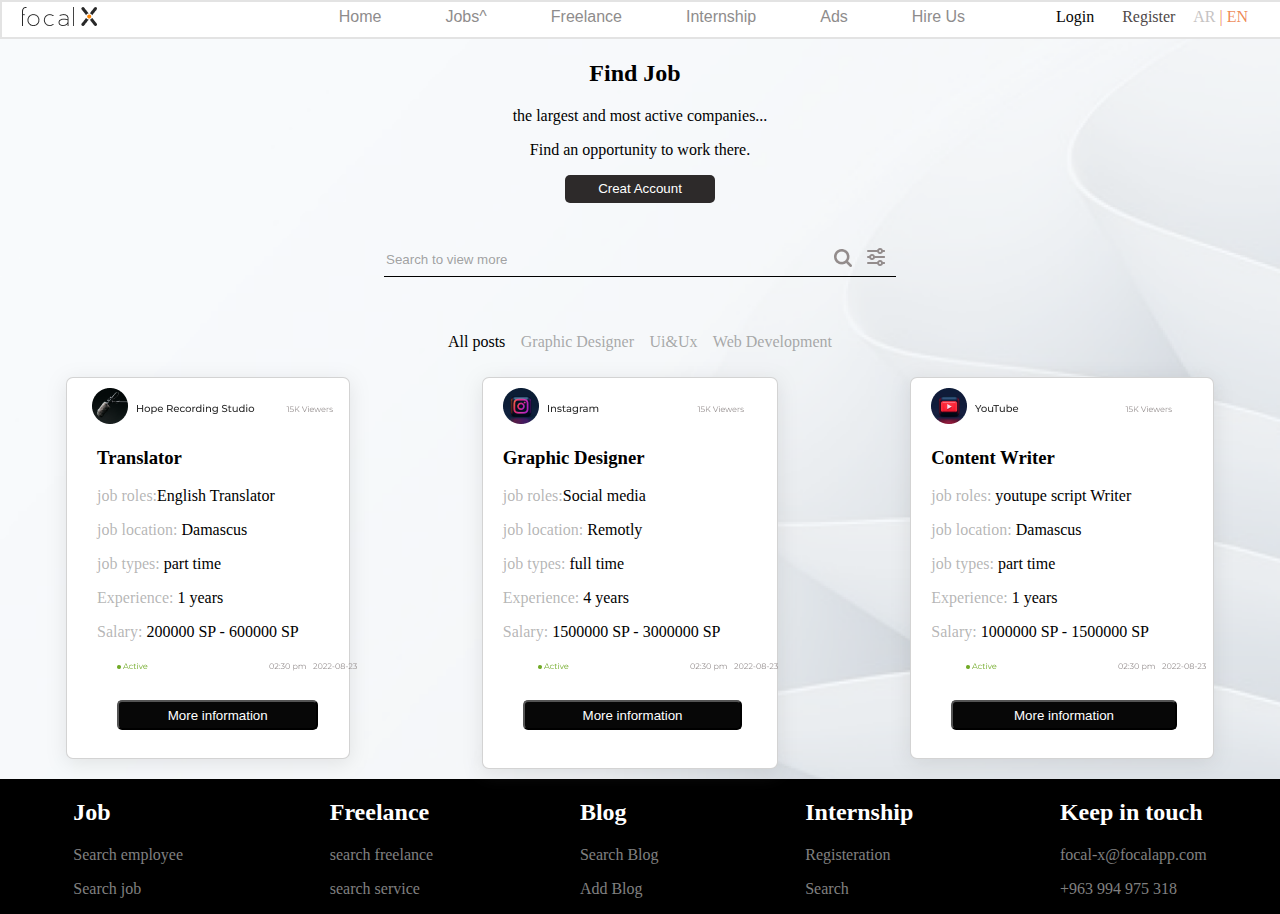
<file: first/index.html>
<!DOCTYPE html>
<html lang="en">
<head>
    <meta charset="UTF-8">
    <meta http-equiv="X-UA-Compatible" content="IE=edge">
    <meta name="viewport" content="width=device-width, initial-scale=1.0">
    <link rel="stylesheet" href="./style/css/style.css">
    <title>Focal X</title>
</head>
<body>


    <nav>
    
        <div class="items">
           <span class="logo"> <img src="./style/image/focal.jpg" alt=""></span>
        <span class="items1">
       
        
         <span class="items2"> 
         <a href="http://">Home</a>
        <a href="http://">Jobs^</a>
        <a href="http://">Freelance</a> 
            
            
            
            <a href="http://">Internship</a>
            <a href="http://">Ads</a>
            <a href="http://">Hire Us</a></span>



</span> 
  

      
       
        <span class="login">
            <a href="http://">Login</a> <span class="reg"> <a href="http://">Register</a>
              </span></span>

          
              
            <span class="AR"><a href="http://">AR</a><span class="EN"><a href="http://">| EN</a></span></span>

            
              
    
        </div>

         </nav>

       <section class="box">
        <h2>Find Job</h2>
       <p>the largest and most active companies...</p>
       <p>Find an opportunity to work there.</p>
        <span class="button"><button>Creat Account</button></span>
       </section>


       <div class="inputt">
        <input type="text" placeholder="Search to view more">
        <div class="icons">
        <img src="./style/image/Vector 1 .jpg">
        <img src="./style/image/Vector 2 .jpg"></div>
 

       </div>

       <div class="links">
   
        <span><p>All posts</p></span>
        <a>Graphic Designer</a>
        <a>Ui&Ux</a>
        <a>Web Development</a>  
       </div>

     <div class="father">


       <div class="translator">

        <div class="child">
            <img src=".//style/image/mic.png">

            

            

  </div>

  <div class="info">
 <span><h3>Translator</h3></span>

<p><span class="roles">job roles:</span>English Translator </p>

 <p><span class="roles"> job location:</span> Damascus</p>

 <p><span class="roles">job types:</span> part time</p>

 <p><span class="roles">Experience: </span> 1 years</p>

 <p> <span class="roles">Salary: </span>200000 SP - 600000 SP</p>  
 <div class="history"><img src="./style/image/time.png" ></div>

 <span class="btn1" ><button>More information</button></span>  </div></div>

 
<div class="seccard">
    <div class="iitemssec">
   <img src=".//style/image/insta.png">

   <span><h3>Graphic Designer</h3></span>

   <p><span class="roles">job roles:</span>Social media</p>
   
    <p><span class="roles"> job location:</span> Remotly</p>
   
    <p><span class="roles">job types:</span> full time</p>
   
    <p><span class="roles">Experience: </span> 4 years</p>
   
    <p> <span class="roles">Salary: </span>1500000 SP - 3000000 SP</p>  
    <div class="history2"><img src="./style/image/time.png" ></div>
   
    <span class="buut" ><button>More information</button></span></div>

</div>






<div class="thirdcard">



    <img src=".//style/image/youtupe.png"> 

    <span><h3>Content Writer</h3></span>
 
    <p><span class="roles">job roles:</span> youtupe script Writer </p>
    
     <p><span class="roles"> job location:</span> Damascus</p>
    
     <p><span class="roles">job types:</span> part time</p>
    
     <p><span class="roles">Experience: </span> 1 years</p>
    
     <p> <span class="roles">Salary: </span>1000000 SP - 1500000 SP</p>  
     <div class="history2"><img src="./style/image/time.png" ></div>
    
     <span class="btn1" ><button>More information</button></span>








</div>
















       </div>
       <div class="">

       <div class="footer">


        <div><h2>Job</h2> <P class="foterp">Search employee</P> <p class="foterp">Search job</p></div>
        
        
    
         <div>  <h2>Freelance</h2><p class="foterp">search freelance</p><p class="foterp">search service</p> </div>
        
       
       <div>  <h2>Blog</h2><p class="foterp">Search Blog</p><p class="foterp">Add Blog</p></div>

        <div><h2>Internship</h2><p class="foterp">Registeration</p><p class="foterp">Search</p></div>

        <div><h2>Keep in touch</h2><p class="foterp">focal-x@focalapp.com</p><p class="foterp">+963 994 975 318</p></div>  </div>


</div></div>

</div>











     











  

    
</body>
</html>
</file>
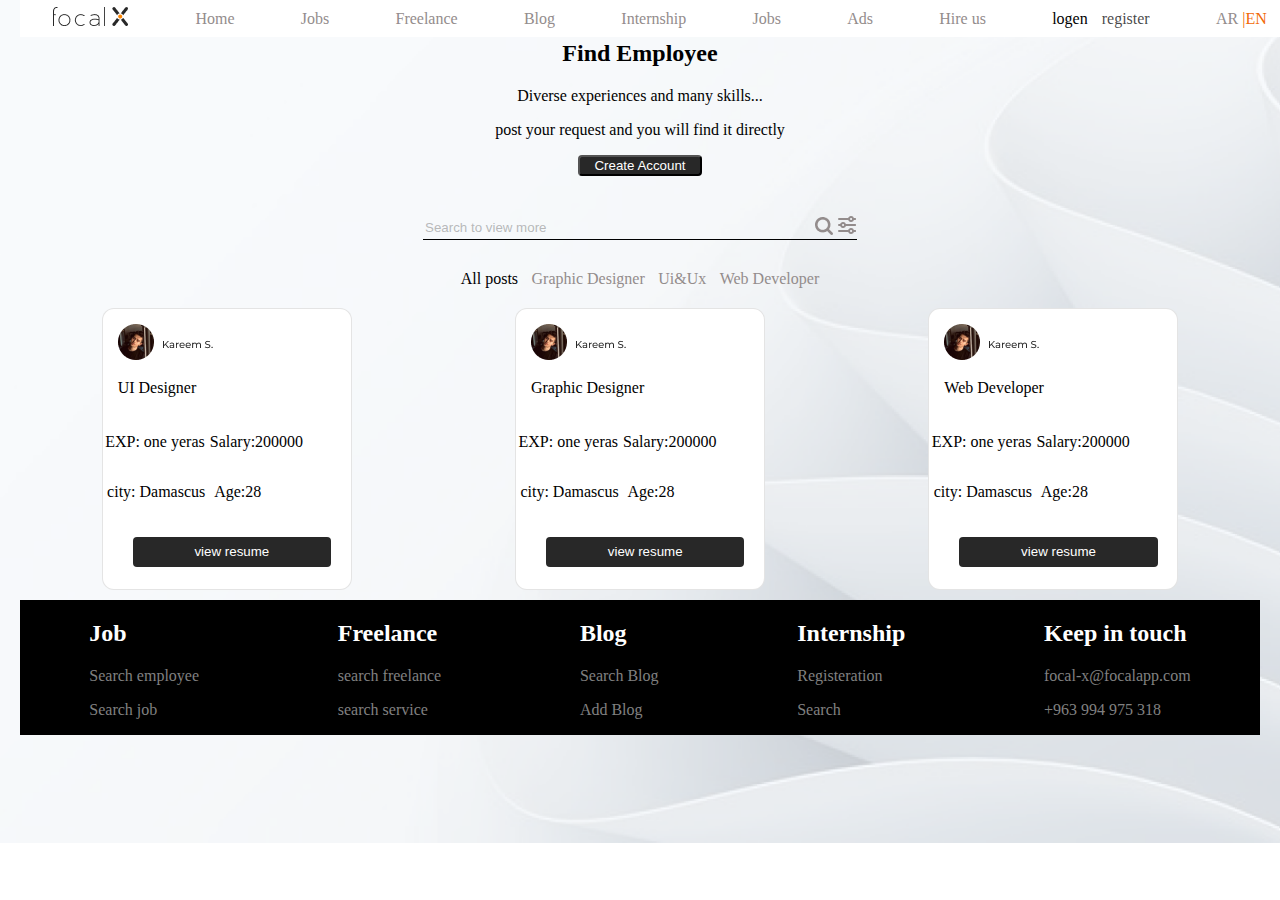
<file: second/index.html>
<!DOCTYPE html>
<html lang="en">
<head>
    <meta charset="UTF-8">
    <meta http-equiv="X-UA-Compatible" content="IE=edge">
    <meta name="viewport" content="width=device-width, initial-scale=1.0">
    <link rel="stylesheet" href="./style2/style.css">
    <title>Document</title>
</head>
<body>
   <nav class="nav" >
    <div><img src="./style2/image/focal.jpg" alt="logo"></div>
   
    <div class="items"> Home </div>
        <div class="items">  Jobs </div>
            <div class="items">  Freelance </div>
                <div class="items"> Blog </div>
                    <div class="items">  Internship  </div>
                        <div class="items"> Jobs </div>
                            <div class="items">  Ads </div>
                                <div class="items"> Hire us </div>

    <div > <span class="logen"> logen</span><span class="register"> register</span> </div>
    <div class="items"> AR <span class="language">|EN</span></div>

   </nav>
   <div class="Employee">
<h2>Find Employee</h2>
 <div class="Diverse"><p>Diverse experiences and many skills...</p></div>
<p class="post">post your request and you will find it directly</p>
<div class="button1"><button>Create Account</button></div>


   </div>

        <div class="inpuut"><input type="text" placeholder="Search to view more">  
           <div> <img src=".//style2/image/Vector 1 .jpg" >
            <img src=".//style2/image/Vector 2 .jpg"> </div></div>

            <div class="allpost">
                <div> <span class="firstpost"> All posts</span></div>
                <div> Graphic Designer</div>
                <div>Ui&Ux</div>
                <div>Web Developer</div>


            
            </div>


            <div class="cards">
                <div class="first">    <img src=".//style2/image/man.png">     
                    <div class="namejob"> UI Designer</div> 
                    
                    


                <div class="infocard">


               <div> <p> <span>EXP:</span> one yeras</p></div>
            <div><p> <span>Salary:</span>200000</p>  </div>
            
            </div>
            
                <div class="info2">

            <div> <p> <span>city:</span> Damascus</p></div>
            <div><p> <span>Age:</span>28</p>  </div></div>
            <div class="butt2"><button>view resume</button></div>




                                                       </div>
                                                   
                <div class="second">    <img src=".//style2/image/man.png" >      
                          <div class="namejob"> Graphic Designer </div>                         
                        
                        
                        
                        
                          <div class="infocard">


                            <div> <p> <span>EXP:</span> one yeras</p></div>
                         <div><p> <span>Salary:</span>200000</p>  </div>
                         
                         </div>
                         
                             <div class="info2">
             
                         <div> <p> <span>city:</span> Damascus</p></div>
                         <div><p> <span>Age:</span>28</p>  </div></div>
                         <div class="butt2"><button>view resume</button></div>         </div>                          
                    
                <div class="third">       <img src=".//style2/image/man.png" >     <div class="namejob"> Web Developer </div>                     
            
                <div class="infocard">


                    <div> <p> <span>EXP:</span> one yeras</p></div>
                 <div><p> <span>Salary:</span>200000</p>  </div>
                 
                 </div>
                 
                     <div class="info2">
     
                 <div> <p> <span>city:</span> Damascus</p></div>
                 <div><p> <span>Age:</span>28</p>  </div></div>
                 <div class="butt2"><button>view resume</button></div>
            </div>
        
            </div>
            
            <div class="footer">


                <div><h2>Job</h2> <P class="foterp">Search employee</P> <p class="foterp">Search job</p></div>
                
                
            
                 <div>  <h2>Freelance</h2><p class="foterp">search freelance</p><p class="foterp">search service</p> </div>
                
               
               <div>  <h2>Blog</h2><p class="foterp">Search Blog</p><p class="foterp">Add Blog</p></div>
        
                <div><h2>Internship</h2><p class="foterp">Registeration</p><p class="foterp">Search</p></div>
        
                <div><h2>Keep in touch</h2><p class="foterp">focal-x@focalapp.com</p><p class="foterp">+963 994 975 318</p></div>  </div>















     

    
    
</body>
</html>
</file>
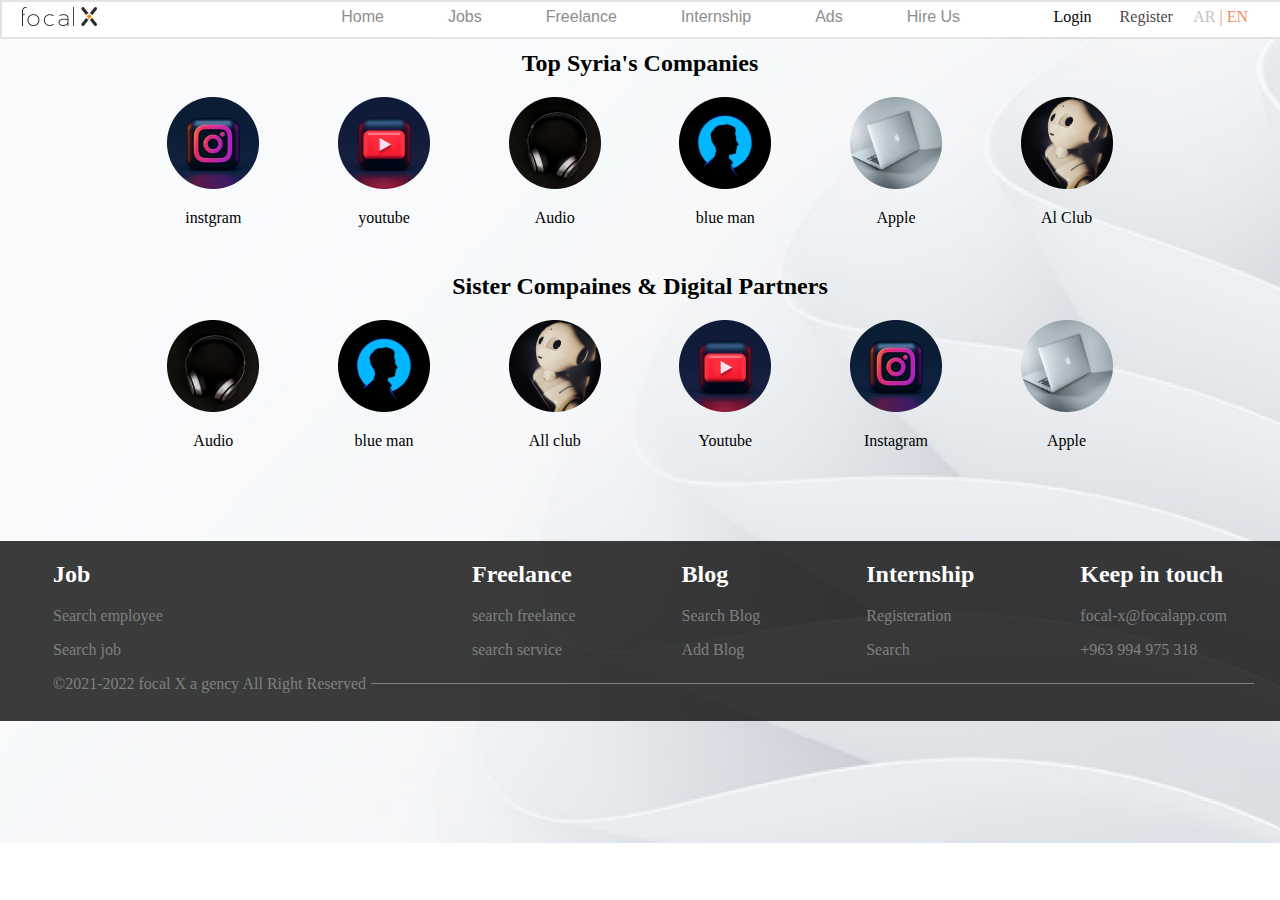
<file: third/index.html>
<!DOCTYPE html>
<html lang="en">
<head>
    <meta charset="UTF-8">
    <meta http-equiv="X-UA-Compatible" content="IE=edge">
    <meta name="viewport" content="width=device-width, initial-scale=1.0">
    <link rel="stylesheet" href=".//assets/style.css">
    <title>Document</title>
</head>
<body>
    
   

<div>
    <nav>
    
        <div class="items">
           <span class="logo"> <img src=".//assets/image/focal.jpg"></span>
        <span class="items1">
       
        
         <span class="items2"> 
         <a href="http://">Home</a>
        <a href="http://">Jobs</a>
        <a href="http://">Freelance</a> 
            
            
            
            <a href="http://">Internship</a>
            <a href="http://">Ads</a>
            <a href="http://">Hire Us</a></span>



</span> 



       
<span class="login">
    <a href="http://">Login</a> <span class="reg"> <a href="http://">Register</a>
      </span></span>

  
      
    <span class="AR"><a href="http://">AR</a><span class="EN"><a href="http://">| EN</a></span></span>

    
      

</div>

 </nav>
</div>



 <div class="first"><h2>Top Syria's Companies</h2>
<div class="firsticons">
<div><img src=".//assets/image/insta.png"><p>instgram</p></div>
<div><img src=".//assets/image/youtube.png"><p>youtube</p></div>
<div><img src=".//assets/image/audio.png"> <p>Audio</p></div>
<div><img src=".//assets/image/blue man.png"> <p>blue man</p></div>
<div><img src=".//assets/image/laptop.png"> <p>Apple</p></div>
<div><img src=".//assets/image/robot.png"> <p>Al Club</p></div>




</div>
</div>

<div class="second"><h2>Sister Compaines & Digital Partners</h2>
<div class="secondicons">
<div><img src=".//assets/image/audio.png"><p>Audio</p></div>
<div><img src=".//assets/image/blue man.png"><p>blue man</p></div>
<div><img src=".//assets/image/robot.png"><p>All club</p></div>
<div><img src=".//assets/image/youtube.png"><p>Youtube</p></div>
<div><img src=".//assets/image/insta.png"><p>Instagram</p></div>
<div><img src=".//assets/image/laptop.png"><p>Apple</p></div></div></div>




 


<div class="bodyfooter">
<div class="footer">


    <div><h2>Job</h2> <P class="foterp">Search employee</P> <p class="foterp">Search job</p><p class="line">©2021-2022 focal X a gency All Right Reserved</p>  </div>
        
    
    
    

     <div>  <h2>Freelance</h2><p class="foterp">search freelance</p><p class="foterp">search service</p> </div>
    
   
   <div>  <h2>Blog</h2><p class="foterp">Search Blog</p><p class="foterp">Add Blog</p></div>

    <div><h2>Internship</h2><p class="foterp">Registeration</p><p class="foterp">Search</p></div>

    <div><h2>Keep in touch</h2><p class="foterp">focal-x@focalapp.com</p><p class="foterp">+963 994 975 318</p></div>  

 </div>
  
</div>
















</body>
</html>
</file>
<file: first/style/css/style.css>
body{
    margin: 0;
    padding: 0;
    box-sizing: border-box;
    background-image: url(../image/background.jpg);
    background-size: cover;
    background-repeat: no-repeat;
}
nav{
    background-color: #ffffff;
    height: 35px;
    border: 2px  solid rgb(227, 227, 227);
    position: fixed;
    top: 0;
    width: 100%;
    
}
.logo{
    
    margin-top: 5px;
    margin-left: 20px;
}
.items{
    display: flex;
    justify-content: space-between;
   align-items: center;

}
.items1{
    margin-left: 80px;
}
    
    


.items1 a{
    text-decoration: none;
    color:rgb(142, 140, 140);
    padding:5px ;
    padding-top: 5px;
    font-family: Verdana, Geneva, Tahoma, sans-serif;
    margin-left:50px ;
   
    
    
    
}
.items2{
    margin-left: 100px;
}


.login a{  
     text-decoration: none;
    color:rgb(4, 4, 4);
    padding: 12px;
   
   font-style: normal;
   padding-left: 80px;
 
}
.reg a{ 
    text-decoration: none;
    color:rgb(78, 72, 72);
    padding: 12px;
    font-family: 'montserrat';
   font-style: normal;
   

}
.AR a{
    text-decoration: none;
    color:rgb(198, 195, 195);

}
.EN a{
    color: rgba(231, 88, 11, 0.711);
    padding: 4px;
    

}
.AR{
    margin-right: 30px;
}
.box{

    text-align: center;

    
    
}
.box h2{
    margin-right: 10px;
    padding-top: 40px;
}
.button button{
background-color: rgb(45, 42, 42);
color: #ffffff;
width: 150px;
border-radius: 5px;
border: none;
height: 28px;
cursor: pointer;
}
.inputt{
    
    display: flex;
    justify-content: center;
    align-items: center;
    justify-content: space-between;
    width: 40%;
    margin: auto;
    border-bottom: 1px solid rgb(0, 0, 0);
    padding-top: 40px;
    
 
 
    
    
 
}
input{
    width: 80%;
   border: none;
    background:transparent;  
}
input::placeholder{
    color:rgba(128, 128, 128, 0.736)

    
}

 .icons{
margin-right: 5px;
 
  
 
    
}
.icons img{
    padding: 5px;
    
    
}
.links{
    width: 30%;
   display: flex;
    justify-content: center;
    align-items: center;
    justify-content: space-between;
    margin: auto;
    margin-top: 40px;
  
}
.links a{
    text-decoration: none;
    color: rgba(128, 128, 128, 0.67);
    cursor: pointer;
}
 
.translator{
    background-color: white;
    width: 22%;
    height: 370px;
    border: 1px solid rgba(0, 0, 0, 0.174);
    border-radius: 7px;
    box-shadow: 0px 4px 20px  rgba(128, 128, 128, 0.181);
    padding-top: 10px;

    
    
}
.child{
   
    margin-left: 25px;
}
.info{
    margin-left: 30px;

}
.roles{
    color: rgba(128, 128, 128, 0.579);
    
}
.btn1 button{
    color: #ffffff;
    background-color: rgba(0, 0, 0, 0.974);
    height: 30px;
    width: 80%;
    border-radius: 5px;
    margin-left: 20px;
    margin-top: 20px;
    cursor: pointer;
   }
.father{
    display: flex;
    justify-content: space-between;
    justify-content: space-around;
    margin-top: 10px;
    margin-bottom: 10px;
   

}
.seccard{
    background-color: white;
    width: 23%;
    height: 370;
    border: 1px solid rgba(0, 0, 0, 0.174);
    border-radius: 7px;
    box-shadow: 0px 4px 20px   rgba(128, 128, 128, 0.181);
    padding-top: 10px;
}
.iitemssec{
    margin-left: 20px;

}
.buut button{
    
    color: #ffffff;
    background-color: rgba(0, 0, 0, 0.974);
    height: 30px;
    width: 80%;
    border-radius: 5px;
    margin-left: 20px;
    margin-bottom: 20px;
    margin-top: 20px;
    cursor: pointer;
}
.thirdcard{
    background-color: white;
    width: 22%;
    height: 370px;
    border: 1px solid rgba(0, 0, 0, 0.174);
    border-radius: 7px;
    box-shadow: 0px 4px 20px  rgba(128, 128, 128, 0.181);
    margin-bottom: 10px;
    padding-left: 20px;
    padding-top: 10px;
 
}
.history{
    margin-left: 20px;
}
.history2 img{
    margin-left: 25px;
    padding-left: 10px;
}

    



.footer{
    display: flex;
    background-color: black;
    color: white;
    justify-content: space-between;
    justify-content: space-around;
    
    width: 100%;
}
.foterp{
    color:gray;
}
.footend{
    background-color: black;
    display: flex;
}
</file>
<file: second/style2/style.css>
body{
    
    margin: 0;
    padding: 20px;
    box-sizing: border-box;
    background-image: url(../style2/image/background.jpg);
    background-size: cover;
    background-repeat: no-repeat;
    
}
.nav{
    display: flex;
    justify-content: space-between;
  justify-content: space-around;
  align-items: center;
  position: fixed;
 
    width: 100%;
    background-color: white;
    height: 37px;
    top: 0;
    
   
  
}
.items{
    cursor: pointer;
    color: #938C8C
    
}
.logen{
    color: black;
    margin-right: 10px;
}
.language{
    color: rgb(242, 104, 5);
}
.register{
    color: rgba(0, 0, 0, 0.733);
}
.Employee{
    text-align: center;
    
}
.button1 button {
    width:10%;
    background-color: #282828;
    color: white;
    border-radius: 4px;
    cursor: pointer;
    
}
.inpuut{
     
    display: flex;
    justify-content: center;
    align-items: center;
    justify-content: space-between;
    margin: auto;
    
  width: 35%;
    
    border-bottom: 1px solid rgb(0, 0, 0);
    padding-top: 40px;
    
}
.inpuut input{
    border: none;
    background: transparent;

}
input::placeholder{
    color: rgba(128, 128, 128, 0.547);
}
.allpost{
    display: flex;
    justify-content: center;
    justify-content: space-between;
    justify-content: space-around;
    margin: auto;
    width: 30%;
    margin-top: 30px;
    color: #938C8C;
    cursor: pointer;
}
.firstpost{
    color: black;
}
.cards{
    display: flex;
    justify-content: space-between;
    justify-content: space-around;
    margin-top: 20px;
    
}
.cards img{
    margin: 15px;
}

.first{
    background-color: white;
    width: 20%;
    height: 280px;
    border: 1px solid rgba(128, 128, 128, 0.211);
    border-radius: 12px;
}
.second{
    background-color: white;
    width: 20%;
    height: 280px;
    border: 1px solid rgba(128, 128, 128, 0.211);
    border-radius: 12px;
}
.third{
    background-color: white;
    width: 20%;
    height: 280px;
    border: 1px solid rgba(128, 128, 128, 0.211);
    border-radius: 12px;
    
}
.namejob{
    margin-left: 15px;
}
.infocard{
    display: flex;
    justify-content: space-between;
    justify-content: space-around;
    margin-right: 45px;
    margin-top: 20px;
}
.info2{
    display: flex;
    justify-content: space-between;
    justify-content: space-around;
    margin-right: 85px;
   
}
.butt2 button{
    width: 80%;
    margin-left: 30px;
    margin-top: 20px;
    background-color: #282828;
    color: white;
    border-radius: 4px;
    border: none;
    height: 30px;
    cursor: pointer;
}



.footer{
    display: flex;
    background-color: black;
    color: white;
    justify-content: space-between;
    justify-content: space-around;
    margin-top: 10px;
    
    width: 100%;
}
.foterp{
    color:gray;
}
.footend{
    background-color: black;
    display: flex;
}
</file>
<file: third/assets/style.css>
body{
    margin: 0;
    padding-top: 20px;
    box-sizing: border-box;
    background-image: url(.//image/background.jpg);
    background-size: cover;
    background-repeat: no-repeat;
}
nav{
    
    background-color: #ffffff;
    height: 35px;
    border: 2px  solid rgb(227, 227, 227);
    position: fixed;
    top: 0;
    width: 100%;
}

.logo{
    
    margin-top: 5px;
    margin-left: 20px;
}
.items{
    display: flex;
    justify-content: space-between;
   align-items: center;


}
.items1{
    margin-left: 80px;
}

.items1 a{
    text-decoration: none;
    color:rgb(142, 140, 140);
    padding:5px ;
    padding-top: 5px;
    font-family: Verdana, Geneva, Tahoma, sans-serif;
    margin-left:50px ;
   
    
    
    
}
.items2{
    margin-left: 100px;
}


.login a{  
     text-decoration: none;
    color:rgb(4, 4, 4);
    padding: 12px;
   
   font-style: normal;
   padding-left: 80px;
 
}
.reg a{ 
    text-decoration: none;
    color:rgb(78, 72, 72);
    padding: 12px;
    font-family: 'montserrat';
   font-style: normal;
   

}
.AR a{
    text-decoration: none;
    color:rgb(198, 195, 195);

}
.EN a{
    color: rgba(231, 88, 11, 0.711);
    padding: 4px;
    

}
.AR{
    margin-right: 30px; 
}



.firsticons{
    display: flex;
    justify-content: space-between;
    justify-content: space-around;
    width: 80%;
    margin: auto;
    
}
.firsticons img , p{
    cursor: pointer;
}
.first{
    text-align: center;
    padding-top: 10px;
}
.second{
    text-align: center;
    padding-top: 10px;
}
.secondicons{
    display: flex;
    justify-content: space-between;
    justify-content: space-around;
    width: 80%;
    margin: auto;
 }   
.secondicons img , p{
    cursor: pointer;
}
    



.bodyfooter{
    position: relative;
}

    
.footer{
    display: flex;
    background-color: rgba(0, 0, 0, 0.766);
    color: white;
    justify-content: space-between;
    justify-content: space-around;
    width: 100%;
    height: 180px;
    position: absolute;
    top: 75px;
    
}
.foterp{
    color:gray;
}

.line{
    position: relative;
    color: gray;
}
.line::after{
    position: absolute;
    content:"";
    width: 69vw;
    height: 1px;
    background-color:gray;
    top:8px;
    margin-left: 5px;
   

    
}
</file>
